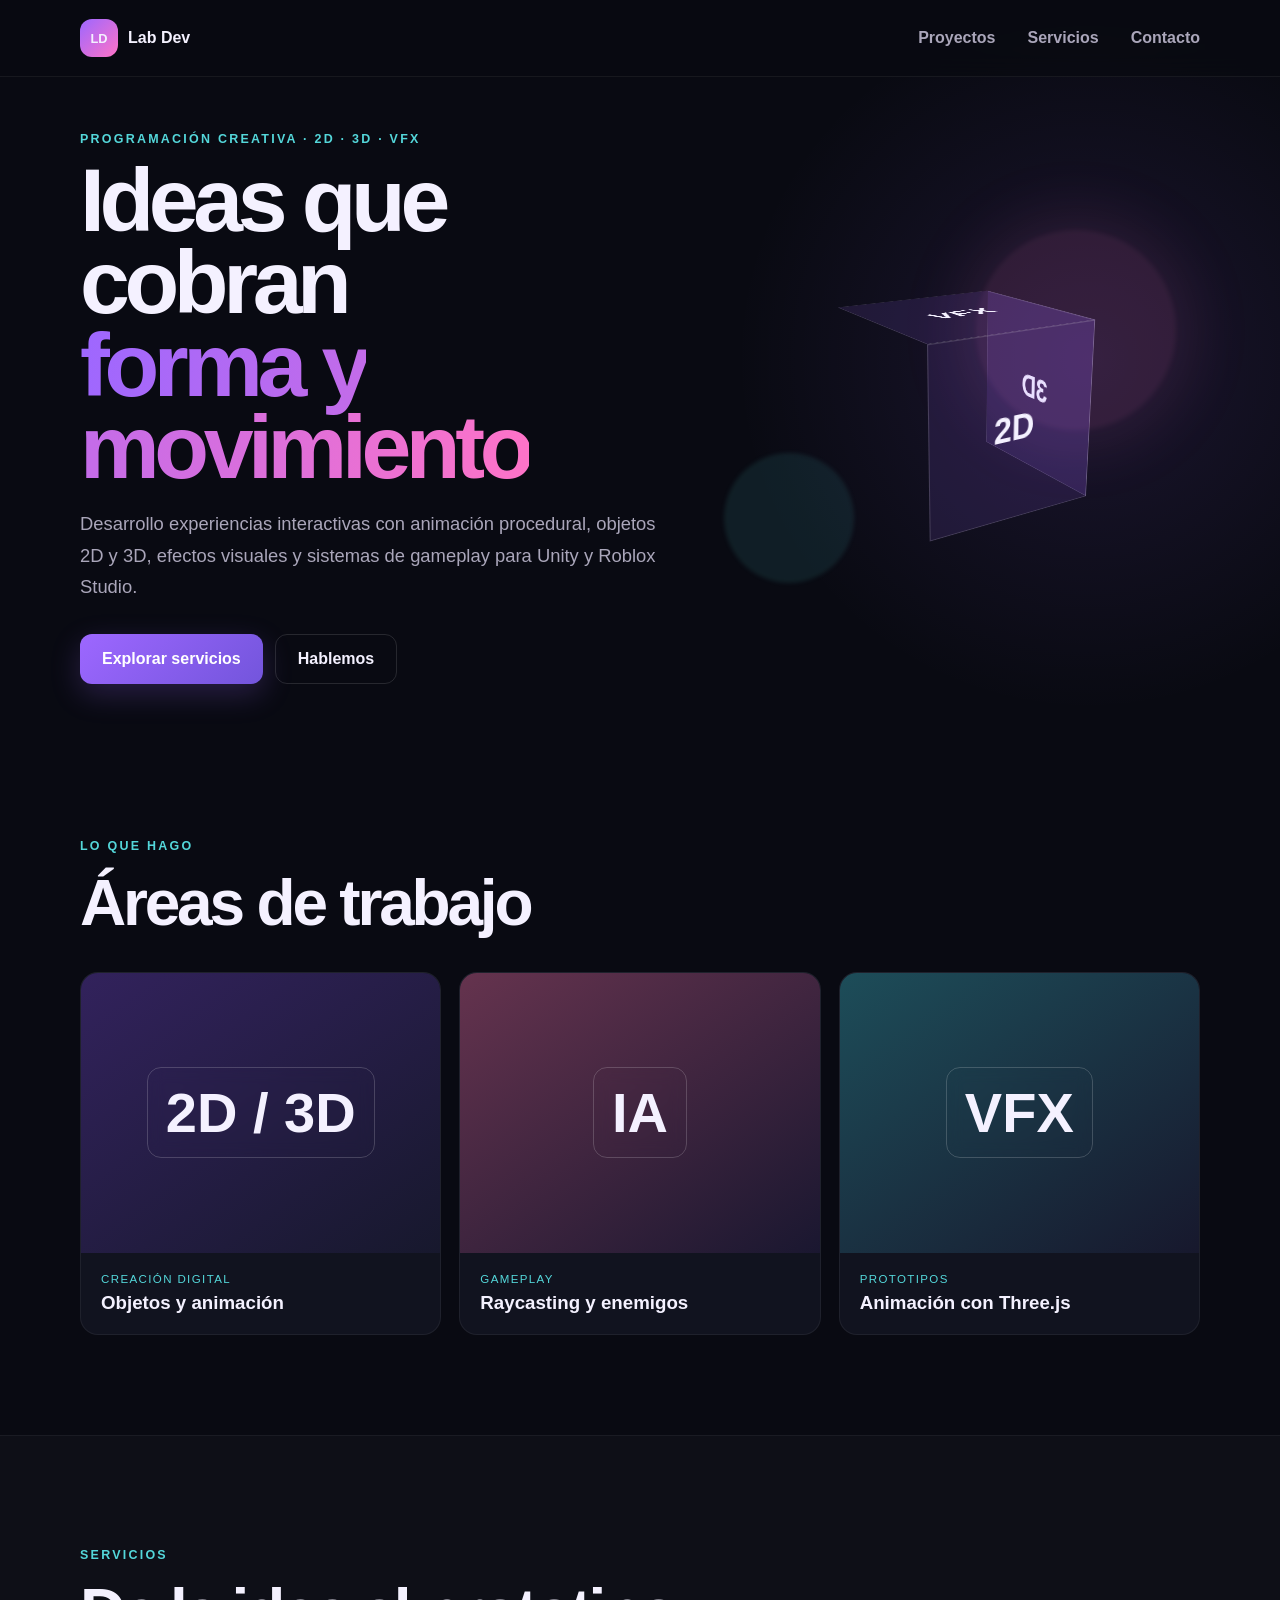
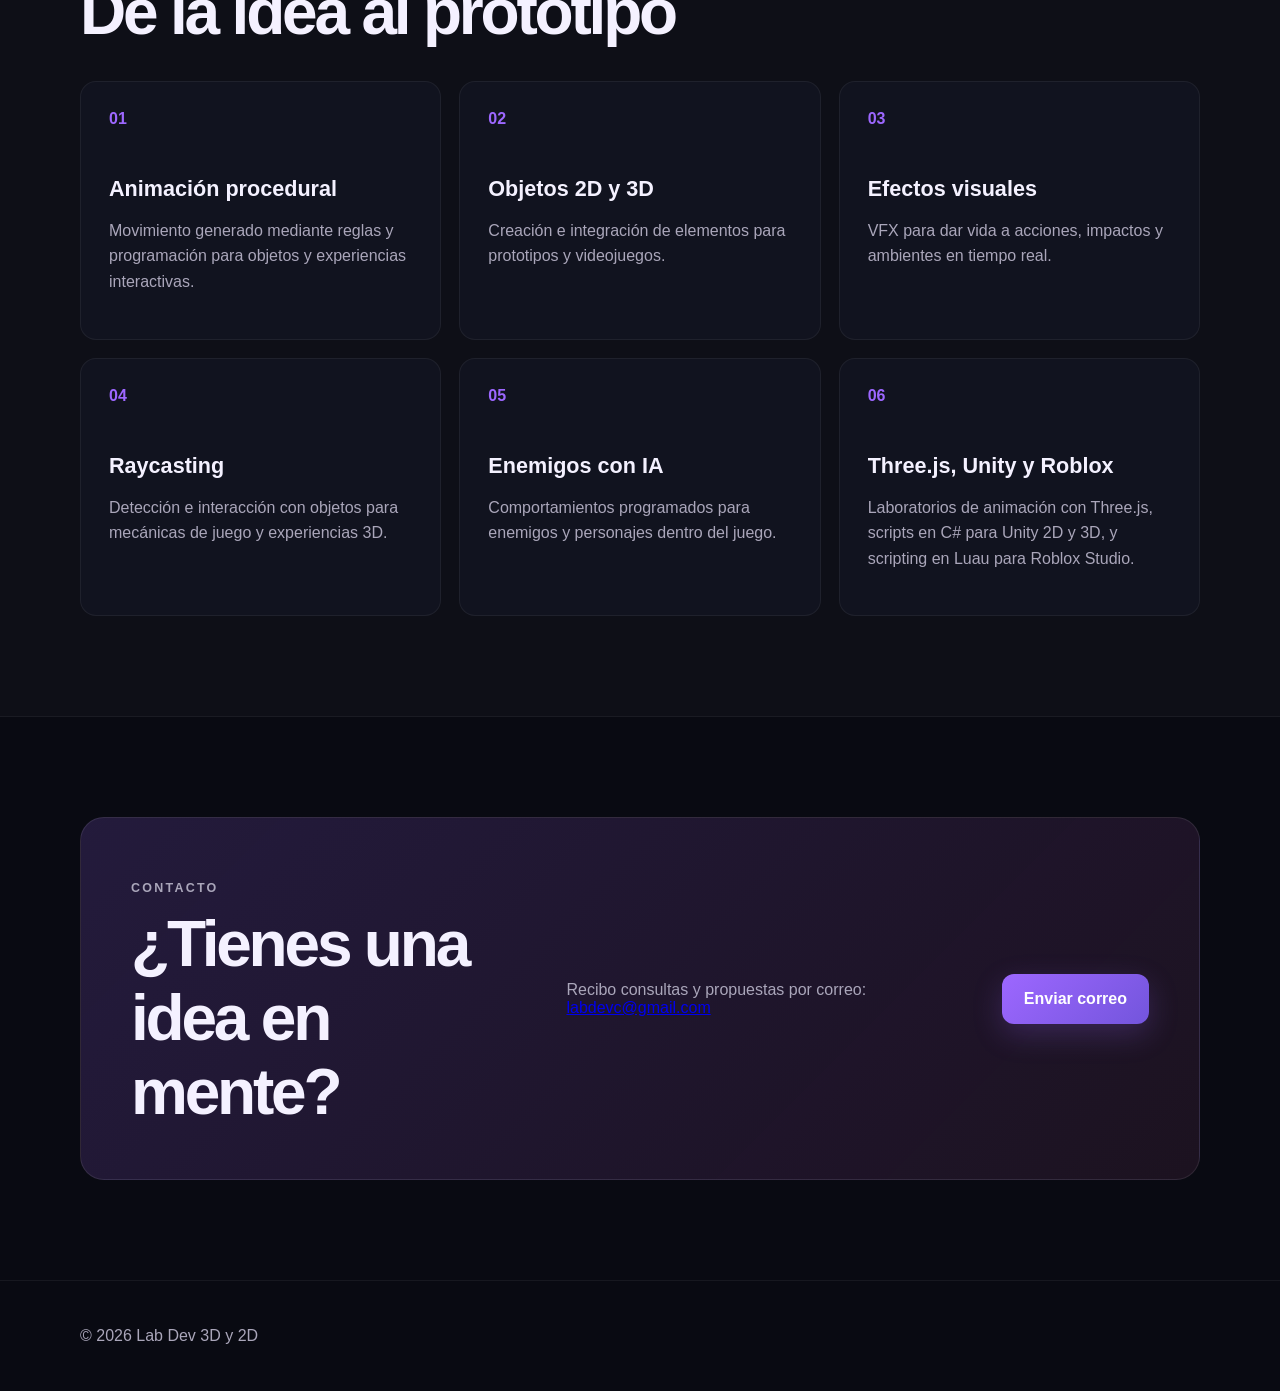
<file: index.html>
<!doctype html>
<html lang="es">
<head>
  <meta charset="UTF-8">
  <meta name="viewport" content="width=device-width, initial-scale=1.0">
  <meta name="description" content="Programación de animaciones procedurales, objetos 2D y 3D, VFX y experiencias interactivas con Three.js, Unity y Roblox Studio.">
  <title>Lab Dev | Programación, 2D, 3D y VFX</title>
  <link rel="stylesheet" href="styles.css">
</head>
<body>
  <header class="header">
    <nav class="nav container" aria-label="Navegación principal">
      <a class="brand" href="#inicio" aria-label="Ir al inicio">
        <span class="brand-mark">LD</span>
        <span>Lab Dev</span>
      </a>
      <button class="menu-toggle" type="button" aria-label="Abrir menú" aria-expanded="false">☰</button>
      <div class="nav-links">
        <a href="#proyectos">Proyectos</a>
        <a href="#servicios">Servicios</a>
        <a href="#contacto">Contacto</a>
      </div>
    </nav>
  </header>

  <main>
    <section class="hero container" id="inicio">
      <div class="hero-copy">
        <p class="eyebrow">Programación creativa · 2D · 3D · VFX</p>
        <h1>Ideas que cobran<br><span>forma y movimiento</span></h1>
        <p class="hero-text">Desarrollo experiencias interactivas con animación procedural, objetos 2D y 3D, efectos visuales y sistemas de gameplay para Unity y Roblox Studio.</p>
        <div class="hero-actions">
          <a class="button button-primary" href="#servicios">Explorar servicios</a>
          <a class="button button-secondary" href="#contacto">Hablemos</a>
        </div>
      </div>
      <div class="hero-art" aria-label="Representación visual del estudio">
        <div class="orb orb-one"></div>
        <div class="orb orb-two"></div>
        <div class="cube">
          <div class="cube-face cube-front">2D</div>
          <div class="cube-face cube-right">3D</div>
          <div class="cube-face cube-top">VFX</div>
        </div>
      </div>
    </section>

    <section class="section container" id="proyectos">
      <div class="section-heading">
        <div>
          <p class="eyebrow">Lo que hago</p>
          <h2>Áreas de trabajo</h2>
        </div>
      </div>
      <div class="project-grid">
        <article class="project-card">
          <div class="project-preview preview-3d"><span>2D / 3D</span></div>
          <div class="project-info"><p>Creación digital</p><h3>Objetos y animación</h3></div>
        </article>
        <article class="project-card">
          <div class="project-preview preview-2d"><span>IA</span></div>
          <div class="project-info"><p>Gameplay</p><h3>Raycasting y enemigos</h3></div>
        </article>
        <article class="project-card">
          <div class="project-preview preview-vfx"><span>VFX</span></div>
          <div class="project-info"><p>Prototipos</p><h3>Animación con Three.js</h3></div>
        </article>
      </div>
    </section>

    <section class="section services" id="servicios">
      <div class="container">
        <div class="section-heading">
          <div><p class="eyebrow">Servicios</p><h2>De la idea al prototipo</h2></div>
        </div>
        <div class="service-grid">
          <article><span>01</span><h3>Animación procedural</h3><p>Movimiento generado mediante reglas y programación para objetos y experiencias interactivas.</p></article>
          <article><span>02</span><h3>Objetos 2D y 3D</h3><p>Creación e integración de elementos para prototipos y videojuegos.</p></article>
          <article><span>03</span><h3>Efectos visuales</h3><p>VFX para dar vida a acciones, impactos y ambientes en tiempo real.</p></article>
          <article><span>04</span><h3>Raycasting</h3><p>Detección e interacción con objetos para mecánicas de juego y experiencias 3D.</p></article>
          <article><span>05</span><h3>Enemigos con IA</h3><p>Comportamientos programados para enemigos y personajes dentro del juego.</p></article>
          <article><span>06</span><h3>Three.js, Unity y Roblox</h3><p>Laboratorios de animación con Three.js, scripts en C# para Unity 2D y 3D, y scripting en Luau para Roblox Studio.</p></article>
        </div>
      </div>
    </section>

    <section class="section container" id="contacto">
      <div class="contact-panel">
        <div><p class="eyebrow">Contacto</p><h2>¿Tienes una idea en mente?</h2></div>
        <p>Recibo consultas y propuestas por correo: <a href="mailto:labdevc@gmail.com">labdevc@gmail.com</a></p>
        <a class="button button-primary" href="mailto:labdevc@gmail.com">Enviar correo</a>
      </div>
    </section>
  </main>

  <footer class="footer">
    <div class="container"><p>© <span id="year"></span> Lab Dev 3D y 2D</p></div>
  </footer>
  <script src="script.js"></script>
</body>
</html>
</file>
<file: styles.css>
:root {
  --bg: #090a12;
  --surface: #11131f;
  --text: #f4f1ff;
  --muted: #aaa6ba;
  --purple: #9d67ff;
  --pink: #ff73c7;
  --cyan: #54d7da;
}

* { box-sizing: border-box; }
html { scroll-behavior: smooth; }
body {
  margin: 0;
  font-family: Inter, Arial, sans-serif;
  color: var(--text);
  background:
    radial-gradient(circle at 85% 12%, rgba(157, 103, 255, .12), transparent 22rem),
    var(--bg);
}
.container { width: min(1120px, calc(100% - 40px)); margin-inline: auto; }
.header { position: sticky; top: 0; z-index: 20; backdrop-filter: blur(14px); background: rgba(9, 10, 18, .82); border-bottom: 1px solid rgba(255,255,255,.06); }
.nav { height: 76px; display: flex; align-items: center; justify-content: space-between; }
.brand { display: flex; align-items: center; gap: 10px; color: var(--text); text-decoration: none; font-weight: 800; }
.brand-mark { display:grid; place-items:center; width:38px; height:38px; border-radius:12px; background:linear-gradient(135deg,var(--purple),var(--pink)); font-size:.8rem; }
.nav-links { display: flex; gap: 32px; }
.nav-links a { color: var(--muted); text-decoration: none; font-weight: 700; }
.nav-links a:hover { color: var(--text); }
.menu-toggle { display:none; border:0; background:none; color:white; font-size:1.5rem; }
.hero { min-height: 650px; display:grid; grid-template-columns: 1.15fr .85fr; align-items:center; }
.eyebrow { color: var(--cyan); font-size:.78rem; text-transform:uppercase; letter-spacing:.18em; font-weight:800; }
h1 { margin:12px 0 20px; font-size:clamp(3.2rem,7vw,6.6rem); line-height:.92; letter-spacing:-.06em; }
h1 span { color:transparent; background:linear-gradient(100deg,var(--purple),var(--pink)); background-clip:text; }
.hero-text { max-width:580px; color:var(--muted); font-size:1.15rem; line-height:1.7; }
.hero-actions { display:flex; gap:12px; margin-top:32px; }
.button { display:inline-flex; justify-content:center; align-items:center; min-height:50px; padding:0 22px; border-radius:12px; text-decoration:none; font-weight:800; }
.button-primary { color:white; background:linear-gradient(135deg,var(--purple),#7355dc); box-shadow:0 10px 30px rgba(157,103,255,.22); }
.button-secondary { color:var(--text); border:1px solid rgba(255,255,255,.12); }
.hero-art { position:relative; height:430px; perspective:800px; }
.cube { position:absolute; width:180px; height:180px; left:50%; top:50%; transform-style:preserve-3d; transform:translate(-50%,-50%) rotateX(-18deg) rotateY(32deg); }
.cube-face { position:absolute; inset:0; display:grid; place-items:center; font-size:2.2rem; font-weight:900; border:1px solid rgba(255,255,255,.16); background:rgba(157,103,255,.12); }
.cube-front { transform:translateZ(90px); }
.cube-right { transform:rotateY(90deg) translateZ(90px); }
.cube-top { transform:rotateX(90deg) translateZ(90px); }
.orb { position:absolute; border-radius:50%; filter:blur(2px); }
.orb-one { width:200px; height:200px; right:5%; top:10%; background:rgba(255,115,199,.12); box-shadow:0 0 80px rgba(255,115,199,.15); }
.orb-two { width:130px; height:130px; left:0; bottom:8%; background:rgba(84,215,218,.10); }
.section { padding-block:100px; }
.section-heading { display:flex; justify-content:space-between; align-items:end; margin-bottom:32px; }
.section-heading h2, .contact-panel h2 { margin:8px 0 0; font-size:clamp(2.2rem,5vw,4.2rem); letter-spacing:-.05em; }
.project-grid { display:grid; grid-template-columns:repeat(3,1fr); gap:18px; }
.project-card { overflow:hidden; border-radius:18px; background:var(--surface); border:1px solid rgba(255,255,255,.06); }
.project-preview { height:280px; display:grid; place-items:center; font-size:3.5rem; font-weight:900; }
.project-preview span { padding:12px 18px; border:1px solid rgba(255,255,255,.18); border-radius:14px; backdrop-filter:blur(8px); }
.preview-3d { background:linear-gradient(145deg,#32225c,#17182d); }
.preview-2d { background:linear-gradient(145deg,#65334e,#1a1730); }
.preview-vfx { background:linear-gradient(145deg,#1d4d59,#17182d); }
.project-info { padding:20px; }
.project-info p { margin:0 0 7px; color:var(--cyan); text-transform:uppercase; letter-spacing:.12em; font-size:.72rem; }
.project-info h3 { margin:0; }
.services { background:rgba(255,255,255,.018); border-block:1px solid rgba(255,255,255,.05); }
.service-grid { display:grid; grid-template-columns:repeat(3,1fr); gap:18px; }
.service-grid article { padding:28px; border-radius:16px; background:var(--surface); border:1px solid rgba(255,255,255,.06); }
.service-grid span { color:var(--purple); font-weight:900; }
.service-grid h3 { margin:48px 0 10px; font-size:1.35rem; }
.service-grid p { color:var(--muted); line-height:1.6; }
.contact-panel { display:grid; grid-template-columns:1fr 1fr auto; gap:30px; align-items:center; padding:50px; border-radius:24px; background:linear-gradient(135deg,rgba(157,103,255,.18),rgba(255,115,199,.08)); border:1px solid rgba(255,255,255,.09); }
.contact-panel p { color:var(--muted); }
.footer { border-top:1px solid rgba(255,255,255,.06); color:var(--muted); padding:30px 0; }

@media (max-width: 800px) {
  .menu-toggle { display:block; }
  .nav-links { display:none; position:absolute; top:76px; left:20px; right:20px; flex-direction:column; gap:0; padding:10px; background:#11131f; border-radius:14px; }
  .nav-links.open { display:flex; }
  .nav-links a { padding:14px; }
  .hero { grid-template-columns:1fr; padding-top:70px; }
  .hero-art { height:380px; }
  .project-grid, .service-grid { grid-template-columns:1fr; }
  .contact-panel { grid-template-columns:1fr; }
}
</file>
